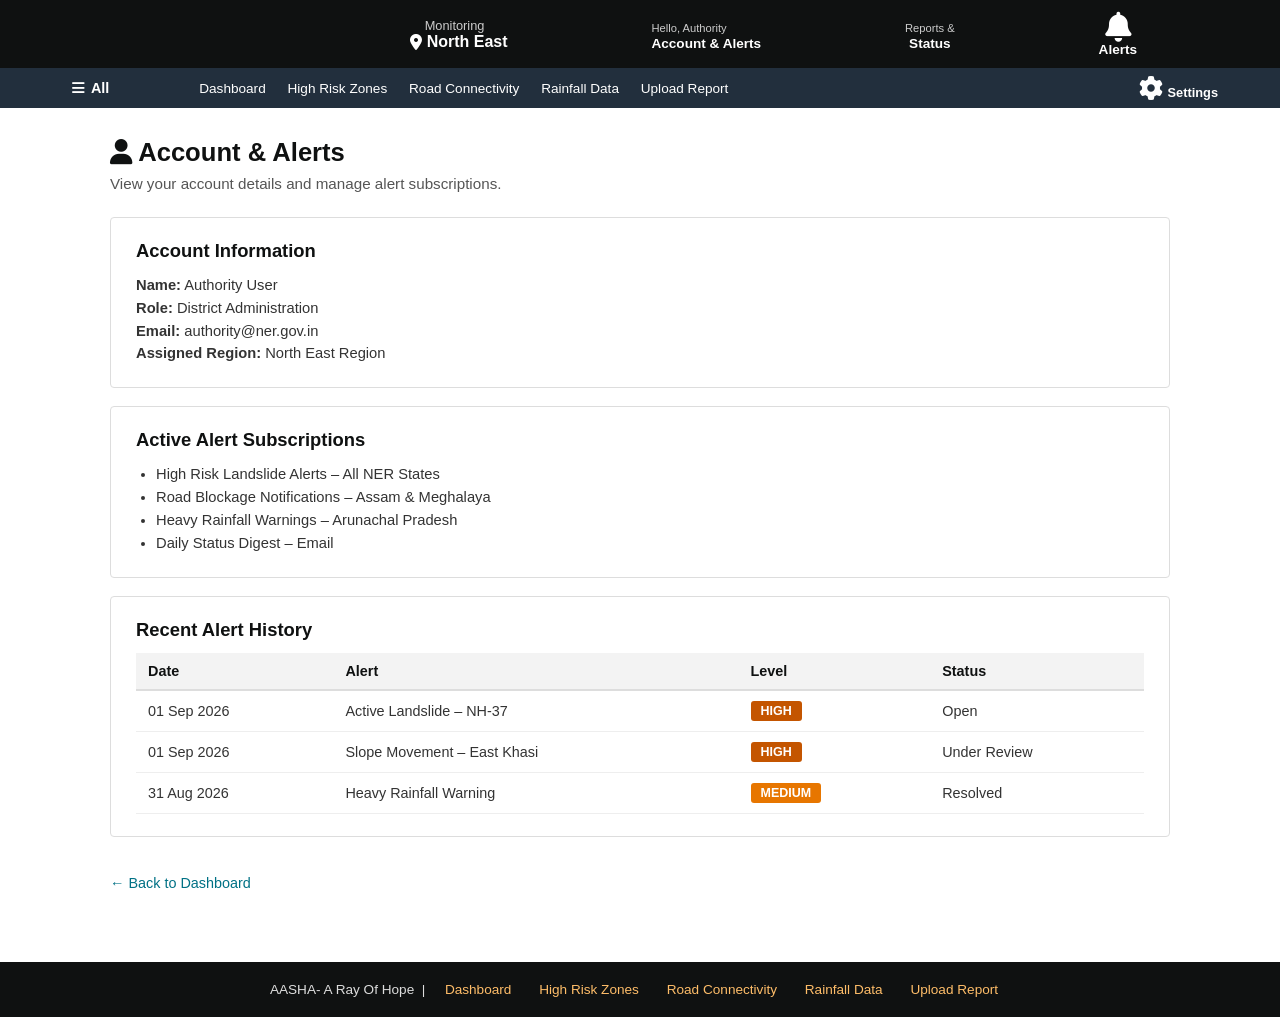
<file: AccountsAndAlerts.html>
<!DOCTYPE html>
<html lang="en">

<head>
    <meta charset="UTF-8">
    <meta name="viewport" content="width=device-width, initial-scale=1.0">
    <title>AASHA - A Ray Of Hope</title>
    <link rel="stylesheet" href="AASHA.css">
    <link rel="stylesheet" href="https://cdnjs.cloudflare.com/ajax/libs/font-awesome/6.5.1/css/all.min.css"
        crossorigin="anonymous" referrerpolicy="no-referrer" />
</head>

<body>
    <input type="checkbox" id="alert-toggle">
    <input type="checkbox" id="all-menu-toggle">
    <header>
        <div class="navbar">
            <div class="nav-logo border">
                <video class="logo-video" autoplay loop muted playsinline>
                    <source src="Logo.mp4" type="video/mp4">
                </video>
            </div>
            <div class="address border">
                <p class="first">Monitoring</p>
                <div class="add-icon">
                    <i class="fa-solid fa-location-dot"></i>
                    <p class="second"><b>North East</b></p>
                </div>
            </div>
            
            <a href="AccountsAndAlerts.html" class="sign-in border" style="text-decoration:none;color:white;">
                <p><span>Hello, Authority</span></p>
                <p class="opt">Account & Alerts</p>
            </a>
            <a href="ReportsAndStatus.html" class="return border" style="text-decoration:none;color:white;">
                <p><span>Reports &</span></p>
                <p class="opt">Status</p>
            </a>
            <label for="alert-toggle" class="cart border alert-label">
                <i class="fa-solid fa-bell"></i>
                <p>Alerts</p>
            </label>
        </div>
        <div class="panel">
            <label for="all-menu-toggle" class="panel-all border">
                <i class="fa-solid fa-bars"></i>
                All
            </label>
            <div class="panel-ops">
                <a href="index.html">Dashboard</a>
                <a href="HighRiskZones.html">High Risk Zones</a>
                <a href="RoadConnectivity.html">Road Connectivity</a>
                <a href="RainfallData.html">Rainfall Data</a>
                <a href="UploadReport.html">Upload Report</a>
            </div>
            <a href="Settings.html" class="other border" style="text-decoration:none;color:white;">
                <i class="fa-solid fa-gear"></i>
                <p>Settings</p>
            </a>
        </div>
    </header>
    
    <div class="all-menu-panel">
        <div class="all-menu-header">
            <span><i class="fa-solid fa-bars"></i> All Categories</span>
            <label for="all-menu-toggle"><i class="fa-solid fa-xmark"></i></label>
        </div>
    
        <div class="all-menu-links">
            <a href="index.html"><i class="fa-solid fa-gauge-high"></i> Dashboard</a>
            <a href="HighRiskZones.html"><i class="fa-solid fa-triangle-exclamation"></i> High Risk Zones</a>
            <a href="RoadConnectivity.html"><i class="fa-solid fa-road"></i> Road Connectivity</a>
            <a href="RainfallData.html"><i class="fa-solid fa-cloud-rain"></i> Rainfall Data</a>
            <a href="UploadReport.html"><i class="fa-solid fa-upload"></i> Upload Report</a>
    
            <div class="all-menu-divider"></div>
    
            <a href="AccountsAndAlerts.html"><i class="fa-solid fa-user"></i> Account & Alerts</a>
            <a href="ReportsAndStatus.html"><i class="fa-solid fa-file-lines"></i> Reports & Status</a>
            <a href="Settings.html"><i class="fa-solid fa-gear"></i> Settings</a>
        </div>
    </div>

    <div class="alert-panel">
        <div class="alert-panel-header">
            <span><i class="fa-solid fa-bell"></i> Recent Alerts</span>
            <label for="alert-toggle"><i class="fa-solid fa-xmark"></i></label>
        </div>
        <div class="alert-item">
            <div class="alert-title">Active Landslide – NH-37</div>
            <div class="alert-meta">Assam · 12 min ago</div>
            <span class="alert-level level-high">HIGH</span>
        </div>
        <div class="alert-item">
            <div class="alert-title">Slope Movement Detected</div>
            <div class="alert-meta">Meghalaya · 45 min ago</div>
            <span class="alert-level level-high">HIGH</span>
        </div>
    </div>

    <div class="page-wrapper">
        <h1><i class="fa-solid fa-user"></i> Account & Alerts</h1>
        <p class="subtitle">View your account details and manage alert subscriptions.</p>

        <div class="content-card">
            <h2>Account Information</h2>
            <p><strong>Name:</strong> Authority User</p>
            <p><strong>Role:</strong> District Administration</p>
            <p><strong>Email:</strong> authority@ner.gov.in</p>
            <p><strong>Assigned Region:</strong> North East Region</p>
        </div>

        <div class="content-card">
            <h2>Active Alert Subscriptions</h2>
            <ul>
                <li>High Risk Landslide Alerts – All NER States</li>
                <li>Road Blockage Notifications – Assam & Meghalaya</li>
                <li>Heavy Rainfall Warnings – Arunachal Pradesh</li>
                <li>Daily Status Digest – Email</li>
            </ul>
        </div>

        <div class="content-card">
            <h2>Recent Alert History</h2>
            <table class="data-table">
                <tr>
                    <th>Date</th>
                    <th>Alert</th>
                    <th>Level</th>
                    <th>Status</th>
                </tr>
                <tr>
                    <td>01 Sep 2026</td>
                    <td>Active Landslide – NH-37</td>
                    <td><span class="status-badge badge-red">HIGH</span></td>
                    <td>Open</td>
                </tr>
                <tr>
                    <td>01 Sep 2026</td>
                    <td>Slope Movement – East Khasi</td>
                    <td><span class="status-badge badge-red">HIGH</span></td>
                    <td>Under Review</td>
                </tr>
                <tr>
                    <td>31 Aug 2026</td>
                    <td>Heavy Rainfall Warning</td>
                    <td><span class="status-badge badge-orange">MEDIUM</span></td>
                    <td>Resolved</td>
                </tr>
            </table>
        </div>

        <a href="Dashboard.html" class="back-link">← Back to Dashboard</a>
    </div>

    <footer class="footer">
        <p>AASHA- A Ray Of Hope &nbsp;|&nbsp;
            <a href="index.html">Dashboard</a>
            <a href="HighRiskZones.html">High Risk Zones</a>
            <a href="RoadConnectivity.html">Road Connectivity</a>
            <a href="RainfallData.html">Rainfall Data</a>
            <a href="UploadReport.html">Upload Report</a>
        </p>
    </footer>
</body>

</html>
</file>
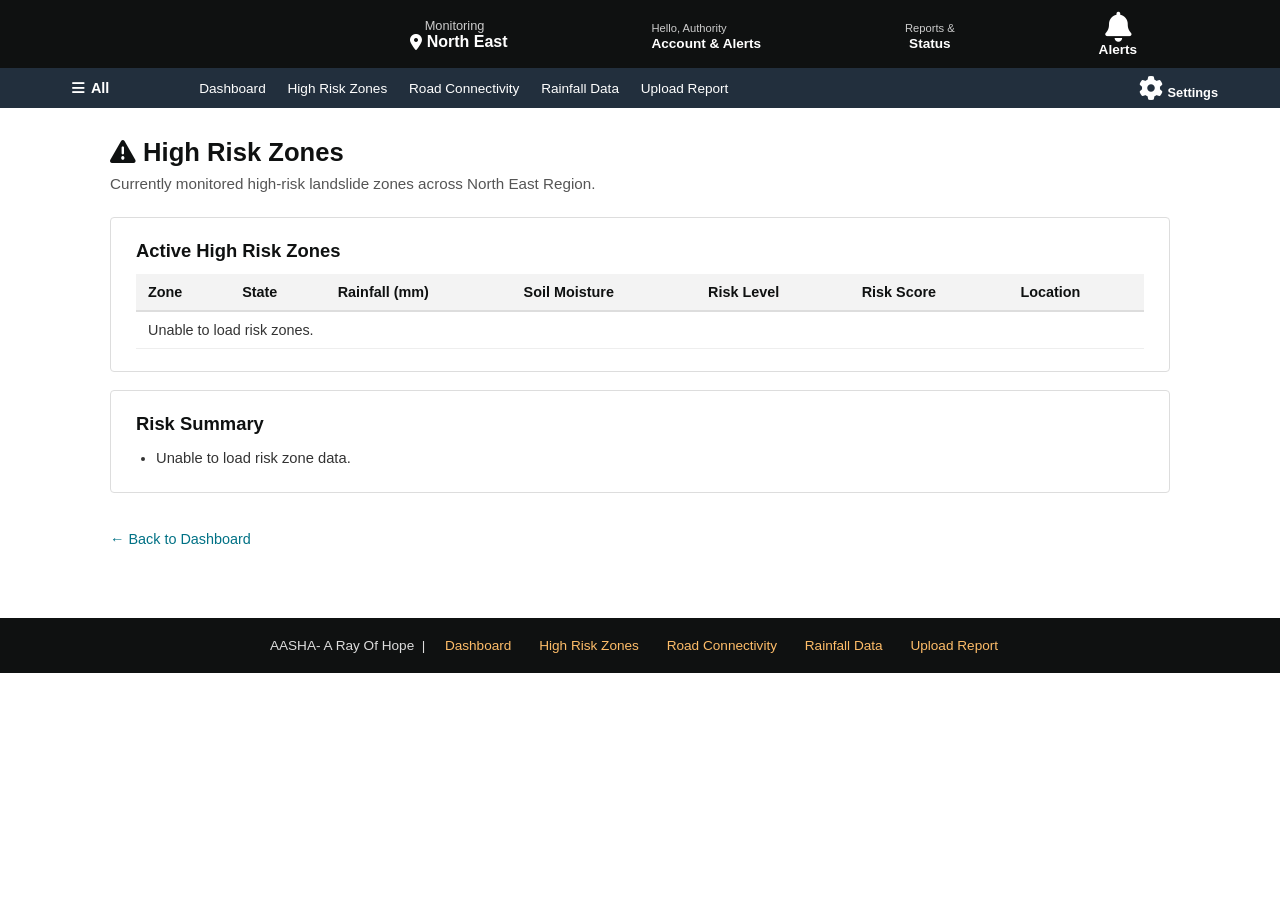
<file: HighRiskZones.html>
<!DOCTYPE html>
<html lang="en">

<head>
    <meta charset="UTF-8">
    <meta name="viewport" content="width=device-width, initial-scale=1.0">
    <title>High Risk Zones</title>
    <link rel="stylesheet" href="AASHA.css">
    <link rel="stylesheet" href="https://cdnjs.cloudflare.com/ajax/libs/font-awesome/6.5.1/css/all.min.css"
        crossorigin="anonymous" referrerpolicy="no-referrer" />
</head>

<body>
    <input type="checkbox" id="alert-toggle">
    <input type="checkbox" id="all-menu-toggle">
    <header>
        <div class="navbar">
            <div class="nav-logo border">
                <video class="logo-video" autoplay loop muted playsinline>
                    <source src="Logo.mp4" type="video/mp4">
                </video>
            </div>
            <div class="address border">
                <p class="first">Monitoring</p>
                <div class="add-icon">
                    <i class="fa-solid fa-location-dot"></i>
                    <p class="second"><b>North East</b></p>
                </div>
            </div>
           
            <a href="AccountsAndAlerts.html" class="sign-in border" style="text-decoration:none;color:white;">
                <p><span>Hello, Authority</span></p>
                <p class="opt">Account & Alerts</p>
            </a>
            <a href="ReportsAndStatus.html" class="return border" style="text-decoration:none;color:white;">
                <p><span>Reports &</span></p>
                <p class="opt">Status</p>
            </a>
            <label for="alert-toggle" class="cart border alert-label">
                <i class="fa-solid fa-bell"></i>
                <p>Alerts</p>
            </label>
        </div>
        <div class="panel">
            <label for="all-menu-toggle" class="panel-all border">
                <i class="fa-solid fa-bars"></i>
                All
            </label>
            <div class="panel-ops">
                <a href="index.html">Dashboard</a>
                <a href="HighRiskZones.html">High Risk Zones</a>
                <a href="RoadConnectivity.html">Road Connectivity</a>
                <a href="RainfallData.html">Rainfall Data</a>
                <a href="UploadReport.html">Upload Report</a>
            </div>
            <a href="Settings.html" class="other border" style="text-decoration:none;color:white;">
                <i class="fa-solid fa-gear"></i>
                <p>Settings</p>
            </a>
        </div>
    </header>

    <div class="all-menu-panel">
        <div class="all-menu-header">
            <span><i class="fa-solid fa-bars"></i> All Categories</span>
            <label for="all-menu-toggle"><i class="fa-solid fa-xmark"></i></label>
        </div>
    
        <div class="all-menu-links">
            <a href="index.html"><i class="fa-solid fa-gauge-high"></i> Dashboard</a>
            <a href="HighRiskZones.html"><i class="fa-solid fa-triangle-exclamation"></i> High Risk Zones</a>
            <a href="RoadConnectivity.html"><i class="fa-solid fa-road"></i> Road Connectivity</a>
            <a href="RainfallData.html"><i class="fa-solid fa-cloud-rain"></i> Rainfall Data</a>
            <a href="UploadReport.html"><i class="fa-solid fa-upload"></i> Upload Report</a>
    
            <div class="all-menu-divider"></div>
    
            <a href="AccountsAndAlerts.html"><i class="fa-solid fa-user"></i> Account & Alerts</a>
            <a href="ReportsAndStatus.html"><i class="fa-solid fa-file-lines"></i> Reports & Status</a>
            <a href="Settings.html"><i class="fa-solid fa-gear"></i> Settings</a>
        </div>
    </div>

    <div class="alert-panel">
        <div class="alert-panel-header">
            <span><i class="fa-solid fa-bell"></i> Recent Alerts</span>
            <label for="alert-toggle"><i class="fa-solid fa-xmark"></i></label>
        </div>
        <div class="alert-item">
            <div class="alert-title">Active Landslide – NH-37</div>
            <div class="alert-meta">Assam · 12 min ago</div>
            <span class="alert-level level-high">HIGH</span>
        </div>
    </div>

    <div class="page-wrapper">
        <h1><i class="fa-solid fa-triangle-exclamation"></i> High Risk Zones</h1>
        <p class="subtitle">Currently monitored high-risk landslide zones across North East Region.</p>

        <div class="content-card">
            <h2>Active High Risk Zones</h2>
            <table class="data-table">
        <thead>
            <tr>
                <th>Zone</th>
                <th>State</th>
                <th>Rainfall (mm)</th>
                <th>Soil Moisture</th>
                <th>Risk Level</th>
                <th>Risk Score</th>
                <th>Location</th>
            </tr>
        </thead>

        <tbody id="riskZonesTable">
            <tr>
                <td colspan="7">Loading risk zones...</td>
            </tr>
        </tbody>
    </table>
        </div>

        <div class="content-card">
            <h2>Risk Summary</h2>

            <ul id="riskSummary">
                <li>Loading risk summary...</li>
            </ul>
        </div>

        <a href="index.html" class="back-link">← Back to Dashboard</a>
    </div>

    <footer class="footer">
        <p>AASHA- A Ray Of Hope &nbsp;|&nbsp;
            <a href="index.html">Dashboard</a>
            <a href="HighRiskZones.html">High Risk Zones</a>
            <a href="RoadConnectivity.html">Road Connectivity</a>
            <a href="RainfallData.html">Rainfall Data</a>
            <a href="UploadReport.html">Upload Report</a>
        </p>
    </footer>

<script>

const API_BASE_URL = "https://aasha-backend-1.onrender.com";

async function loadRiskZones() {

    const table = document.getElementById("riskZonesTable");
    const summary = document.getElementById("riskSummary");

    try {

        const response = await fetch(
            `${API_BASE_URL}/high-risk-zones`
        );

        if (!response.ok) {
            throw new Error("High risk zones API failed");
        }

        const data = await response.json();

        table.innerHTML = "";

        let highCount = 0;
        let moderateCount = 0;
        let lowCount = 0;

        data.zones.forEach(zone => {

            if (zone.risk_level === "High") {
                highCount++;
            }
            else if (zone.risk_level === "Moderate") {
                moderateCount++;
            }
            else if (zone.risk_level === "Low") {
                lowCount++;
            }

            let riskClass = "badge-green";

            if (zone.risk_level === "High") {
                riskClass = "badge-red";
            }
            else if (zone.risk_level === "Moderate") {
                riskClass = "badge-orange";
            }

            const row = document.createElement("tr");

            row.innerHTML = `
                <td>${zone.name}</td>
                <td>${zone.state}</td>
                <td>${zone.rainfall ?? "N/A"}</td>
                <td>${zone.soil_moisture ?? "N/A"}</td>

                <td>
                    <span class="status-badge ${riskClass}">
                        ${zone.risk_level.toUpperCase()}
                    </span>
                </td>

                <td>${zone.risk_score} / 100</td>

                <td>
                    ${zone.latitude.toFixed(4)},
                    ${zone.longitude.toFixed(4)}
                </td>
            `;

            table.appendChild(row);
        });


        summary.innerHTML = `
            <li><strong>${highCount}</strong> zones currently at HIGH risk</li>
            <li><strong>${moderateCount}</strong> zones currently at MODERATE risk</li>
            <li><strong>${lowCount}</strong> zones currently at LOW risk</li>
            <li>Continuous monitoring active for all ${data.total_zones} listed zones</li>
        `;

    }
    catch (error) {

        console.error("Risk zones error:", error);

        table.innerHTML = `
            <tr>
                <td colspan="7">
                    Unable to load risk zones.
                </td>
            </tr>
        `;

        summary.innerHTML = `
            <li>Unable to load risk zone data.</li>
        `;
    }
}

loadRiskZones();

</script>
</body>

</html>
</file>
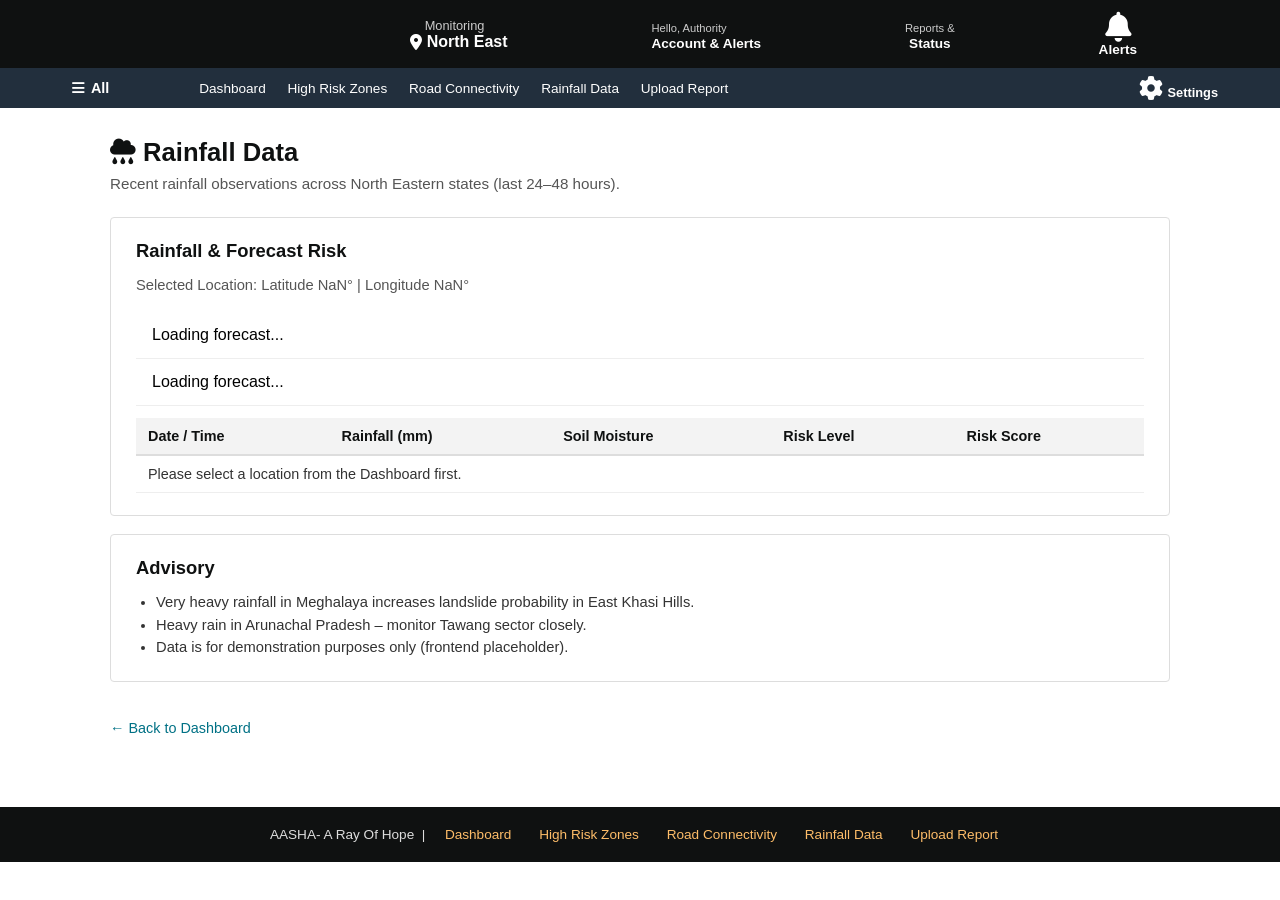
<file: RainfallData.html>
<!DOCTYPE html>
<html lang="en">

<head>
    <meta charset="UTF-8">
    <meta name="viewport" content="width=device-width, initial-scale=1.0">
    <title>Rainfall</title>
    <link rel="stylesheet" href="AASHA.css">
    <link rel="stylesheet" href="https://cdnjs.cloudflare.com/ajax/libs/font-awesome/6.5.1/css/all.min.css"
        crossorigin="anonymous" referrerpolicy="no-referrer" />
</head>

<body>
    <input type="checkbox" id="alert-toggle">
    <input type="checkbox" id="all-menu-toggle">
    <header>
        <div class="navbar">
            <div class="nav-logo border">
                <video class="logo-video" autoplay loop muted playsinline>
                    <source src="Logo.mp4" type="video/mp4">
                </video>
            </div>
            <div class="address border">
                <p class="first">Monitoring</p>
                <div class="add-icon">
                    <i class="fa-solid fa-location-dot"></i>
                    <p class="second"><b>North East</b></p>
                </div>
            </div>
            
            <a href="AccountsAndAlerts.html" class="sign-in border" style="text-decoration:none;color:white;">
                <p><span>Hello, Authority</span></p>
                <p class="opt">Account & Alerts</p>
            </a>
            <a href="ReportsAndStatus.html" class="return border" style="text-decoration:none;color:white;">
                <p><span>Reports &</span></p>
                <p class="opt">Status</p>
            </a>
            <label for="alert-toggle" class="cart border alert-label">
                <i class="fa-solid fa-bell"></i>
                <p>Alerts</p>
            </label>
        </div>
        <div class="panel">
            <label for="all-menu-toggle" class="panel-all border">
                <i class="fa-solid fa-bars"></i>
                All
            </label>
            <div class="panel-ops">
                <a href="index.html">Dashboard</a>
                <a href="HighRiskZones.html">High Risk Zones</a>
                <a href="RoadConnectivity.html">Road Connectivity</a>
                <a href="RainfallData.html">Rainfall Data</a>
                <a href="UploadReport.html">Upload Report</a>
            </div>
            <a href="Settings.html" class="other border" style="text-decoration:none;color:white;">
                <i class="fa-solid fa-gear"></i>
                <p>Settings</p>
            </a>
        </div>
    </header>

    <div class="all-menu-panel">
        <div class="all-menu-header">
            <span><i class="fa-solid fa-bars"></i> All Categories</span>
            <label for="all-menu-toggle"><i class="fa-solid fa-xmark"></i></label>
        </div>
    
        <div class="all-menu-links">
            <a href="index.html"><i class="fa-solid fa-gauge-high"></i> Dashboard</a>
            <a href="HighRiskZones.html"><i class="fa-solid fa-triangle-exclamation"></i> High Risk Zones</a>
            <a href="RoadConnectivity.html"><i class="fa-solid fa-road"></i> Road Connectivity</a>
            <a href="RainfallData.html"><i class="fa-solid fa-cloud-rain"></i> Rainfall Data</a>
            <a href="UploadReport.html"><i class="fa-solid fa-upload"></i> Upload Report</a>
    
            <div class="all-menu-divider"></div>
    
            <a href="AccountsAndAlerts.html"><i class="fa-solid fa-user"></i> Account & Alerts</a>
            <a href="ReportsAndStatus.html"><i class="fa-solid fa-file-lines"></i> Reports & Status</a>
            <a href="Settings.html"><i class="fa-solid fa-gear"></i> Settings</a>
        </div>
    </div>

    <div class="alert-panel">
        <div class="alert-panel-header">
            <span><i class="fa-solid fa-bell"></i> Recent Alerts</span>
            <label for="alert-toggle"><i class="fa-solid fa-xmark"></i></label>
        </div>
        <div class="alert-item">
            <div class="alert-title">Heavy Rainfall Warning</div>
            <div class="alert-meta">Arunachal Pradesh · 1 hr ago</div>
            <span class="alert-level level-medium">MEDIUM</span>
        </div>
    </div>

    <div class="page-wrapper">
        <h1><i class="fa-solid fa-cloud-rain"></i> Rainfall Data</h1>
        <p class="subtitle">Recent rainfall observations across North Eastern states (last 24–48 hours).</p>

    <div class="content-card">
    <h2>Rainfall & Forecast Risk</h2>

    

    <p id="forecastLocation" style="margin: 8px 0 15px; color: #555;">
        Selected Location: Loading...
    </p>

    <div id="forecastWarning" class="alert-item">
        Loading forecast...
    </div>

    <div id="forecastWarning" class="alert-item">
        Loading forecast...
    </div>

        <table class="data-table">
            <thead>
                <tr>
                    <th>Date / Time</th>
                    <th>Rainfall (mm)</th>
                    <th>Soil Moisture</th>
                    <th>Risk Level</th>
                    <th>Risk Score</th>
                </tr>
            </thead>

            <tbody id="forecastTable">
                <tr>
                    <td colspan="5">Loading forecast data...</td>
                </tr>
            </tbody>
        </table>
    </div>

        <div class="content-card">
            <h2>Advisory</h2>
            <ul>
                <li>Very heavy rainfall in Meghalaya increases landslide probability in East Khasi Hills.</li>
                <li>Heavy rain in Arunachal Pradesh – monitor Tawang sector closely.</li>
                <li>Data is for demonstration purposes only (frontend placeholder).</li>
            </ul>
        </div>

        <a href="index.html" class="back-link">← Back to Dashboard</a>
    </div>

    <footer class="footer">
        <p>AASHA- A Ray Of Hope &nbsp;|&nbsp;
            <a href="index.html">Dashboard</a>
            <a href="HighRiskZones.html">High Risk Zones</a>
            <a href="RoadConnectivity.html">Road Connectivity</a>
            <a href="RainfallData.html">Rainfall Data</a>
            <a href="UploadReport.html">Upload Report</a>
        </p>
    </footer>


<script>

const API_BASE_URL = "https://aasha-backend-1.onrender.com";

async function loadForecast() {

    const latitude = parseFloat(
        localStorage.getItem("selectedLatitude")
    );

    const longitude = parseFloat(
        localStorage.getItem("selectedLongitude")
    );

    console.log("Rainfall Data Location:");
    console.log("Latitude:", latitude);
    console.log("Longitude:", longitude);

    document.getElementById("forecastLocation").textContent =
        `Selected Location: Latitude ${latitude.toFixed(4)}° | Longitude ${longitude.toFixed(4)}°`;

    if (isNaN(latitude) || isNaN(longitude)) {
        document.getElementById("forecastTable").innerHTML =
            `<tr>
                <td colspan="5">
                    Please select a location from the Dashboard first.
                </td>
            </tr>`;

        return;     
    }

    try {

        const response = await fetch(
            `${API_BASE_URL}/rainfall/forecast-risk?latitude=${latitude}&longitude=${longitude}`
        );

        if (!response.ok) {
            throw new Error("Forecast API failed");
        }

        const data = await response.json();

        const forecastTable =
            document.getElementById("forecastTable");

        const warning =
            document.getElementById("forecastWarning");

        forecastTable.innerHTML = "";

        const times = data.forecast.time;
        const rainfall = data.forecast.rainfall;
        const soilMoisture = data.forecast.soil_moisture;
        const riskLevels = data.forecast.risk_level;
        const riskScores = data.forecast.risk_scores;

        const highestRisk = data.highest_risk;

        warning.innerHTML =
            `Highest forecast risk: <strong>${highestRisk.risk_level}</strong>
            (${highestRisk.risk_score}/100)
            — ${highestRisk.time}`;

        // Show every 6th hour to keep table readable
        for (let i = 0; i < times.length; i += 6) {

            let riskClass = "badge-green";

            if (riskLevels[i] === "High") {
                riskClass = "badge-red";
            }
            else if (riskLevels[i] === "Moderate") {
                riskClass = "badge-orange";
            }

            const row = document.createElement("tr");

            row.innerHTML = `
                <td>${times[i].replace("T", " ")}</td>
                <td>${rainfall[i] ?? 0}</td>
                <td>${soilMoisture[i] ?? 0}</td>
                <td>
                    <span class="status-badge ${riskClass}">
                        ${riskLevels[i]}
                    </span>
                </td>
                <td>${riskScores[i]} / 100</td>
            `;

            forecastTable.appendChild(row);
        }

    }
    catch (error) {

        console.error("Forecast error:", error);

        document.getElementById("forecastTable").innerHTML =
            `<tr>
                <td colspan="5">
                    Unable to load forecast data.
                </td>
            </tr>`;
    }
}

loadForecast();

</script>

</body>


</html>
</file>
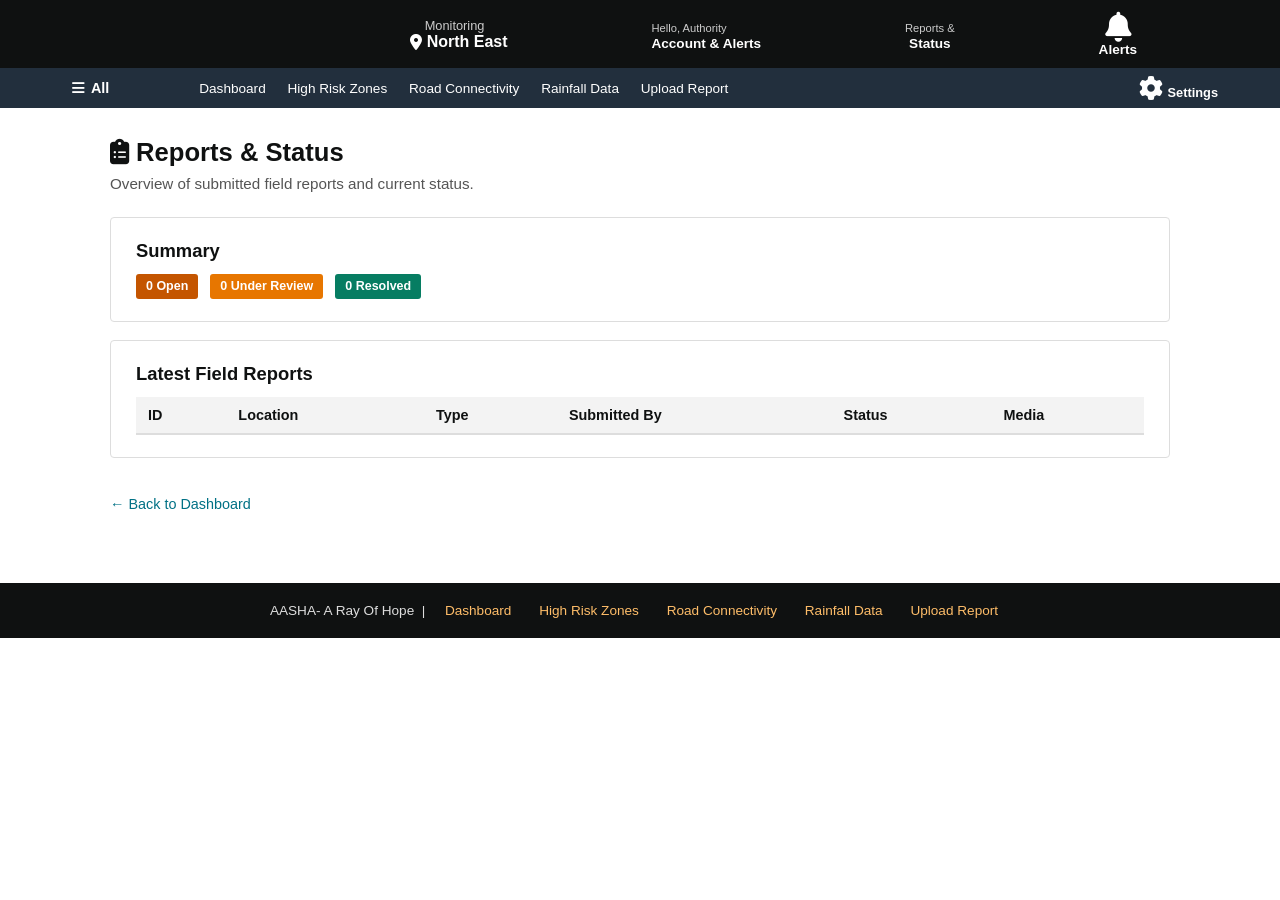
<file: ReportsAndStatus.html>
<!DOCTYPE html>
<html lang="en">

<head>
    <meta charset="UTF-8">
    <meta name="viewport" content="width=device-width, initial-scale=1.0">
    <title>Reports & Status</title>
    <link rel="stylesheet" href="AASHA.css">
    <link rel="stylesheet" href="https://cdnjs.cloudflare.com/ajax/libs/font-awesome/6.5.1/css/all.min.css"
        crossorigin="anonymous" referrerpolicy="no-referrer" />
</head>

<body>
    <input type="checkbox" id="alert-toggle">
    <input type="checkbox" id="all-menu-toggle">
    <header>
        <div class="navbar">
            <div class="nav-logo border">
                <video class="logo-video" autoplay loop muted playsinline>
                    <source src="Logo.mp4" type="video/mp4">
                </video>
            </div>
            <div class="address border">
                <p class="first">Monitoring</p>
                <div class="add-icon">
                    <i class="fa-solid fa-location-dot"></i>
                    <p class="second"><b>North East</b></p>
                </div>
            </div>
           
            <a href="AccountsAndAlerts.html" class="sign-in border" style="text-decoration:none;color:white;">
                <p><span>Hello, Authority</span></p>
                <p class="opt">Account & Alerts</p>
            </a>
            <a href="ReportsAndStatus.html" class="return border" style="text-decoration:none;color:white;">
                <p><span>Reports &</span></p>
                <p class="opt">Status</p>
            </a>
            <label for="alert-toggle" class="cart border alert-label">
                <i class="fa-solid fa-bell"></i>
                <p>Alerts</p>
            </label>
        </div>
        <div class="panel">
            <label for="all-menu-toggle" class="panel-all border">
                <i class="fa-solid fa-bars"></i>
                All
            </label>
            <div class="panel-ops">
                <a href="index.html">Dashboard</a>
                <a href="HighRiskZones.html">High Risk Zones</a>
                <a href="RoadConnectivity.html">Road Connectivity</a>
                <a href="RainfallData.html">Rainfall Data</a>
                <a href="UploadReport.html">Upload Report</a>
            </div>
            <a href="Settings.html" class="other border" style="text-decoration:none;color:white;">
                <i class="fa-solid fa-gear"></i>
                <p>Settings</p>
            </a>
        </div>
    </header>

    <div class="all-menu-panel">
        <div class="all-menu-header">
            <span><i class="fa-solid fa-bars"></i> All Categories</span>
            <label for="all-menu-toggle"><i class="fa-solid fa-xmark"></i></label>
        </div>
    
        <div class="all-menu-links">
            <a href="index.html"><i class="fa-solid fa-gauge-high"></i> Dashboard</a>
            <a href="HighRiskZones.html"><i class="fa-solid fa-triangle-exclamation"></i> High Risk Zones</a>
            <a href="RoadConnectivity.html"><i class="fa-solid fa-road"></i> Road Connectivity</a>
            <a href="RainfallData.html"><i class="fa-solid fa-cloud-rain"></i> Rainfall Data</a>
            <a href="UploadReport.html"><i class="fa-solid fa-upload"></i> Upload Report</a>
    
            <div class="all-menu-divider"></div>
    
            <a href="AccountsAndAlerts.html"><i class="fa-solid fa-user"></i> Account & Alerts</a>
            <a href="ReportsAndStatus.html"><i class="fa-solid fa-file-lines"></i> Reports & Status</a>
            <a href="Settings.html"><i class="fa-solid fa-gear"></i> Settings</a>
        </div>
    </div>

    <div class="alert-panel">

        <div class="alert-panel-header">

            <span><i class="fa-solid fa-bell"></i> Recent Alerts</span>
            <label for="alert-toggle"><i class="fa-solid fa-xmark"></i></label>
        </div>
        <div class="alert-item">
            <div class="alert-title">Active Landslide – NH-37</div>
            <div class="alert-meta">Assam · 12 min ago</div>
            <span class="alert-level level-high">HIGH</span>
        </div>
    </div>

    <div class="page-wrapper">
        <h1><i class="fa-solid fa-clipboard-list"></i> Reports & Status</h1>
        <p class="subtitle">Overview of submitted field reports and current status.</p>

       <div class="content-card">
    <h2>Summary</h2>
    <p>
        <span class="status-badge badge-red" id="open-count">
            0 Open
        </span>

        <span class="status-badge badge-orange" id="review-count">
            0 Under Review
        </span>

        <span class="status-badge badge-green" id="resolved-count">
            0 Resolved
        </span>
    </p>
</div>

        <div class="content-card">
            <h2>Latest Field Reports</h2>
            <table class="data-table">
                <tr>
                    <th>ID</th>
                    <th>Location</th>
                    <th>Type</th>
                    <th>Submitted By</th>
                    <th>Status</th>
                    <th>Media</th>

                </tr>
            <tbody id="reports-table-body">
            </tbody>
                  
                  
            </table>
        </div>

        <a href="index.html" class="back-link">← Back to Dashboard</a>
    </div>

    <footer class="footer">
        <p>AASHA- A Ray Of Hope &nbsp;|&nbsp;
            <a href="index.html">Dashboard</a>
            <a href="HighRiskZones.html">High Risk Zones</a>
            <a href="RoadConnectivity.html">Road Connectivity</a>
            <a href="RainfallData.html">Rainfall Data</a>
            <a href="UploadReport.html">Upload Report</a>
        </p>
    </footer>

<script>
    const API_BASE_URL = "https://aasha-backend-1.onrender.com";

    async function loadReports() {

        try {
            const response = await fetch(
                `${API_BASE_URL}/incident-reports`
            );

            const reports = await response.json();

            if (!response.ok) {
                throw new Error("Failed to load reports");
            }

            // -------------------------
            // SUMMARY
            // -------------------------

            let openCount = 0;
            let reviewCount = 0;
            let resolvedCount = 0;

            reports.forEach(report => {

                if (report.status === "Open") {
                    openCount++;
                }

                else if (report.status === "Under Review") {
                    reviewCount++;
                }

                else if (report.status === "Resolved") {
                    resolvedCount++;
                }

            });

            document.getElementById("open-count").textContent =
                `${openCount} Open`;

            document.getElementById("review-count").textContent =
                `${reviewCount} Under Review`;

            document.getElementById("resolved-count").textContent =
                `${resolvedCount} Resolved`;


            // -------------------------
            // REPORT TABLE
            // -------------------------

            const tableBody =
                document.getElementById("reports-table-body");

            tableBody.innerHTML = "";

            reports.forEach(report => {

            const row = document.createElement("tr");

            row.innerHTML = `
                <td>#R-${report.report_id}</td>

                <td>
                ${report.location}, ${report.state}
                </td>

            <td>
                ${report.problem_type}
            </td>

            <td>
                ${report.name}
            </td>

            <td>
                <select
                    class="status-select"
                    data-report-id="${report.report_id}"
                    onchange="updateReportStatus(this)"
                >
                    <option value="Open"
                        ${report.status === "Open" ? "selected" : ""}>
                        Open
                    </option>

                    <option value="Under Review"
                        ${report.status === "Under Review" ? "selected" : ""}>
                        Under Review
                    </option>

                    <option value="Resolved"
                        ${report.status === "Resolved" ? "selected" : ""}>
                        Resolved
                    </option>
                </select>
            </td>
            <td>

                ${

                report.photo
                ? `<button onclick="viewMedia('${report.photo}')">View Media</button>`
                : "No Media"
                }
            </td>
            `;

        tableBody.appendChild(row);

        });

        }

        catch (error) {

            console.error(
                "Error loading reports:",
                error
            );

        }
    }

    

    async function updateReportStatus(selectElement) {

    const reportId = selectElement.dataset.reportId;
    const newStatus = selectElement.value;

    try {

        const response = await fetch(
            `${API_BASE_URL}/incident-reports/${reportId}/status?status=${encodeURIComponent(newStatus)}`,
            {
                method: "PUT"
            }
        );

        const result = await response.json();

        if (!response.ok || result.error) {
            throw new Error(
                result.error || "Failed to update status"
            );
        }

        alert(
            `Report #R-${reportId} status updated to ${result.status}`
        );

        // Refresh table and summary
        loadReports();

    } catch (error) {

        console.error("Status update error:", error);

        alert("Unable to update report status.");

    }
}
function viewMedia(photoData) {
    try {
        const files = JSON.parse(photoData);

        if (!files || files.length === 0) {
            alert("No media available.");
            return;
        }

        files.forEach(filePath => {
            const fileUrl = `${API_BASE_URL}${filePath}`;

            window.open(fileUrl, "_blank");
        });

    } catch (error) {
        console.error("Media error:", error);
        alert("Unable to open media.");
    }
}

loadReports();
</script>
</body>

</html>
</file>
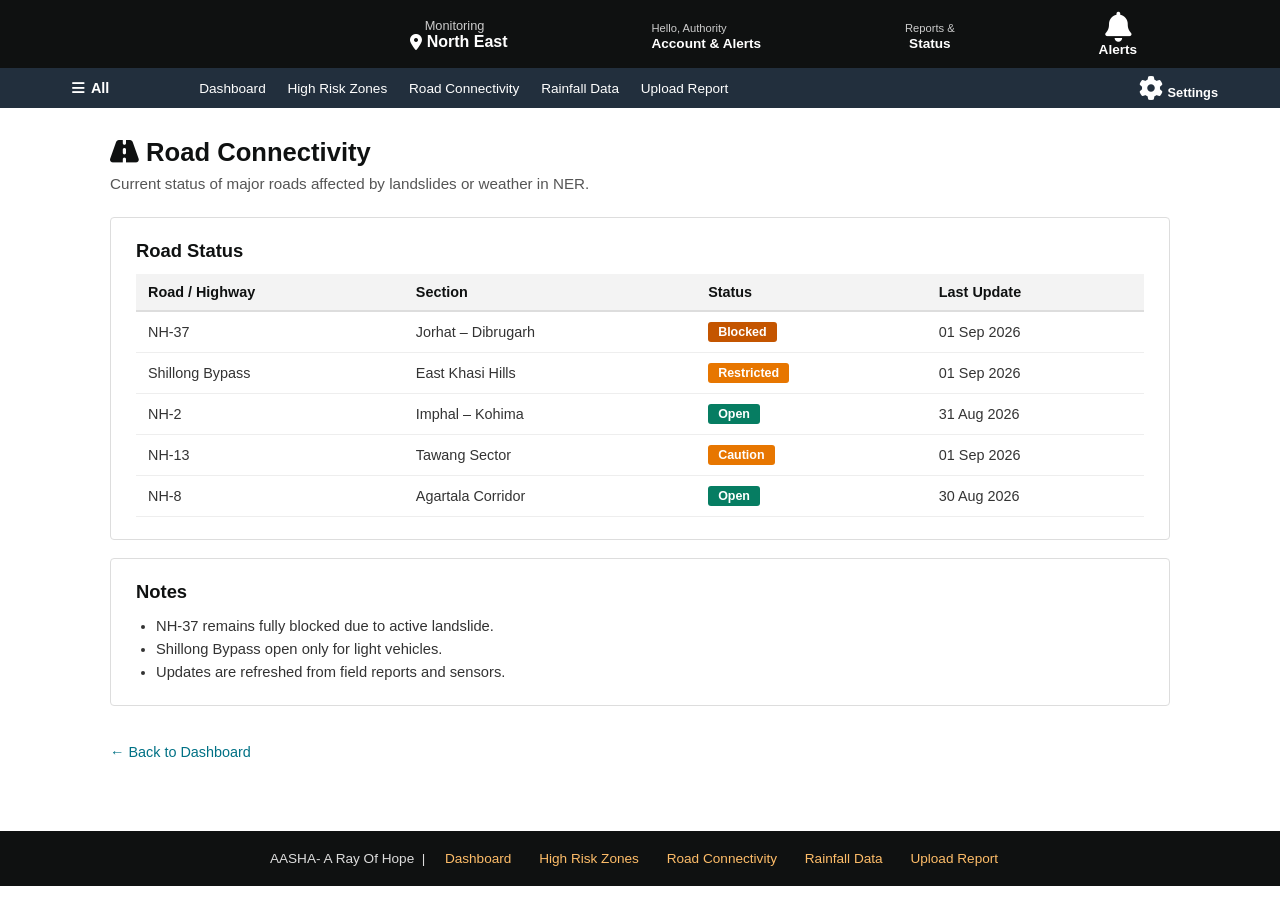
<file: RoadConnectivity.html>
<!DOCTYPE html>
<html lang="en">

<head>
    <meta charset="UTF-8">
    <meta name="viewport" content="width=device-width, initial-scale=1.0">
    <title>Roads</title>
    <link rel="stylesheet" href="AASHA.css">
    <link rel="stylesheet" href="https://cdnjs.cloudflare.com/ajax/libs/font-awesome/6.5.1/css/all.min.css"
        crossorigin="anonymous" referrerpolicy="no-referrer" />
</head>

<body>
    <input type="checkbox" id="alert-toggle">
    <input type="checkbox" id="all-menu-toggle">
    <header>
        <div class="navbar">
            <div class="nav-logo border">
                <video class="logo-video" autoplay loop muted playsinline>
                    <source src="Logo.mp4" type="video/mp4">
                </video>
            </div>
            <div class="address border">
                <p class="first">Monitoring</p>
                <div class="add-icon">
                    <i class="fa-solid fa-location-dot"></i>
                    <p class="second"><b>North East</b></p>
                </div>
            </div>
           
            <a href="AccountsAndAlerts.html" class="sign-in border" style="text-decoration:none;color:white;">
                <p><span>Hello, Authority</span></p>
                <p class="opt">Account & Alerts</p>
            </a>
            <a href="ReportsAndStatus.html" class="return border" style="text-decoration:none;color:white;">
                <p><span>Reports &</span></p>
                <p class="opt">Status</p>
            </a>
            <label for="alert-toggle" class="cart border alert-label">
                <i class="fa-solid fa-bell"></i>
                <p>Alerts</p>
            </label>
        </div>
        <div class="panel">
            <label for="all-menu-toggle" class="panel-all border">
                <i class="fa-solid fa-bars"></i>
                All
            </label>
            <div class="panel-ops">
                <a href="index.html">Dashboard</a>
                <a href="HighRiskZones.html">High Risk Zones</a>
                <a href="RoadConnectivity.html">Road Connectivity</a>
                <a href="RainfallData.html">Rainfall Data</a>
                <a href="UploadReport.html">Upload Report</a>
            </div>
            <a href="Settings.html" class="other border" style="text-decoration:none;color:white;">
                <i class="fa-solid fa-gear"></i>
                <p>Settings</p>
            </a>
        </div>
    </header>

    <div class="all-menu-panel">
        <div class="all-menu-header">
            <span><i class="fa-solid fa-bars"></i> All Categories</span>
            <label for="all-menu-toggle"><i class="fa-solid fa-xmark"></i></label>
        </div>
    
        <div class="all-menu-links">
            <a href="index.html"><i class="fa-solid fa-gauge-high"></i> Dashboard</a>
            <a href="HighRiskZones.html"><i class="fa-solid fa-triangle-exclamation"></i> High Risk Zones</a>
            <a href="RoadConnectivity.html"><i class="fa-solid fa-road"></i> Road Connectivity</a>
            <a href="RainfallData.html"><i class="fa-solid fa-cloud-rain"></i> Rainfall Data</a>
            <a href="UploadReport.html"><i class="fa-solid fa-upload"></i> Upload Report</a>
    
            <div class="all-menu-divider"></div>
    
            <a href="AccountsAndAlerts.html"><i class="fa-solid fa-user"></i> Account & Alerts</a>
            <a href="ReportsAndStatus.html"><i class="fa-solid fa-file-lines"></i> Reports & Status</a>
            <a href="Settings.html"><i class="fa-solid fa-gear"></i> Settings</a>
        </div>
    </div>

    <div class="alert-panel">
        <div class="alert-panel-header">
            <span><i class="fa-solid fa-bell"></i> Recent Alerts</span>
            <label for="alert-toggle"><i class="fa-solid fa-xmark"></i></label>
        </div>
        <div class="alert-item">
            <div class="alert-title">Road Blocked – Shillong Bypass</div>
            <div class="alert-meta">Meghalaya · 2 hrs ago</div>
            <span class="alert-level level-medium">MEDIUM</span>
        </div>
    </div>

    <div class="page-wrapper">
        <h1><i class="fa-solid fa-road"></i> Road Connectivity</h1>
        <p class="subtitle">Current status of major roads affected by landslides or weather in NER.</p>

        <div class="content-card">
            <h2>Road Status</h2>
            <table class="data-table">
                <tr>
                    <th>Road / Highway</th>
                    <th>Section</th>
                    <th>Status</th>
                    <th>Last Update</th>
                </tr>
                <tr>
                    <td>NH-37</td>
                    <td>Jorhat – Dibrugarh</td>
                    <td><span class="status-badge badge-red">Blocked</span></td>
                    <td>01 Sep 2026</td>
                </tr>
                <tr>
                    <td>Shillong Bypass</td>
                    <td>East Khasi Hills</td>
                    <td><span class="status-badge badge-orange">Restricted</span></td>
                    <td>01 Sep 2026</td>
                </tr>
                <tr>
                    <td>NH-2</td>
                    <td>Imphal – Kohima</td>
                    <td><span class="status-badge badge-green">Open</span></td>
                    <td>31 Aug 2026</td>
                </tr>
                <tr>
                    <td>NH-13</td>
                    <td>Tawang Sector</td>
                    <td><span class="status-badge badge-orange">Caution</span></td>
                    <td>01 Sep 2026</td>
                </tr>
                <tr>
                    <td>NH-8</td>
                    <td>Agartala Corridor</td>
                    <td><span class="status-badge badge-green">Open</span></td>
                    <td>30 Aug 2026</td>
                </tr>
            </table>
        </div>

        <div class="content-card">
            <h2>Notes</h2>
            <ul>
                <li>NH-37 remains fully blocked due to active landslide.</li>
                <li>Shillong Bypass open only for light vehicles.</li>
                <li>Updates are refreshed from field reports and sensors.</li>
            </ul>
        </div>

        <a href="index.html" class="back-link">← Back to Dashboard</a>
    </div>

    <footer class="footer">
        <p>AASHA- A Ray Of Hope &nbsp;|&nbsp;
            <a href="index.html">Dashboard</a>
            <a href="HighRiskZones.html">High Risk Zones</a>
            <a href="RoadConnectivity.html">Road Connectivity</a>
            <a href="RainfallData.html">Rainfall Data</a>
            <a href="UploadReport.html">Upload Report</a>
        </p>
    </footer>
</body>

</html>
</file>
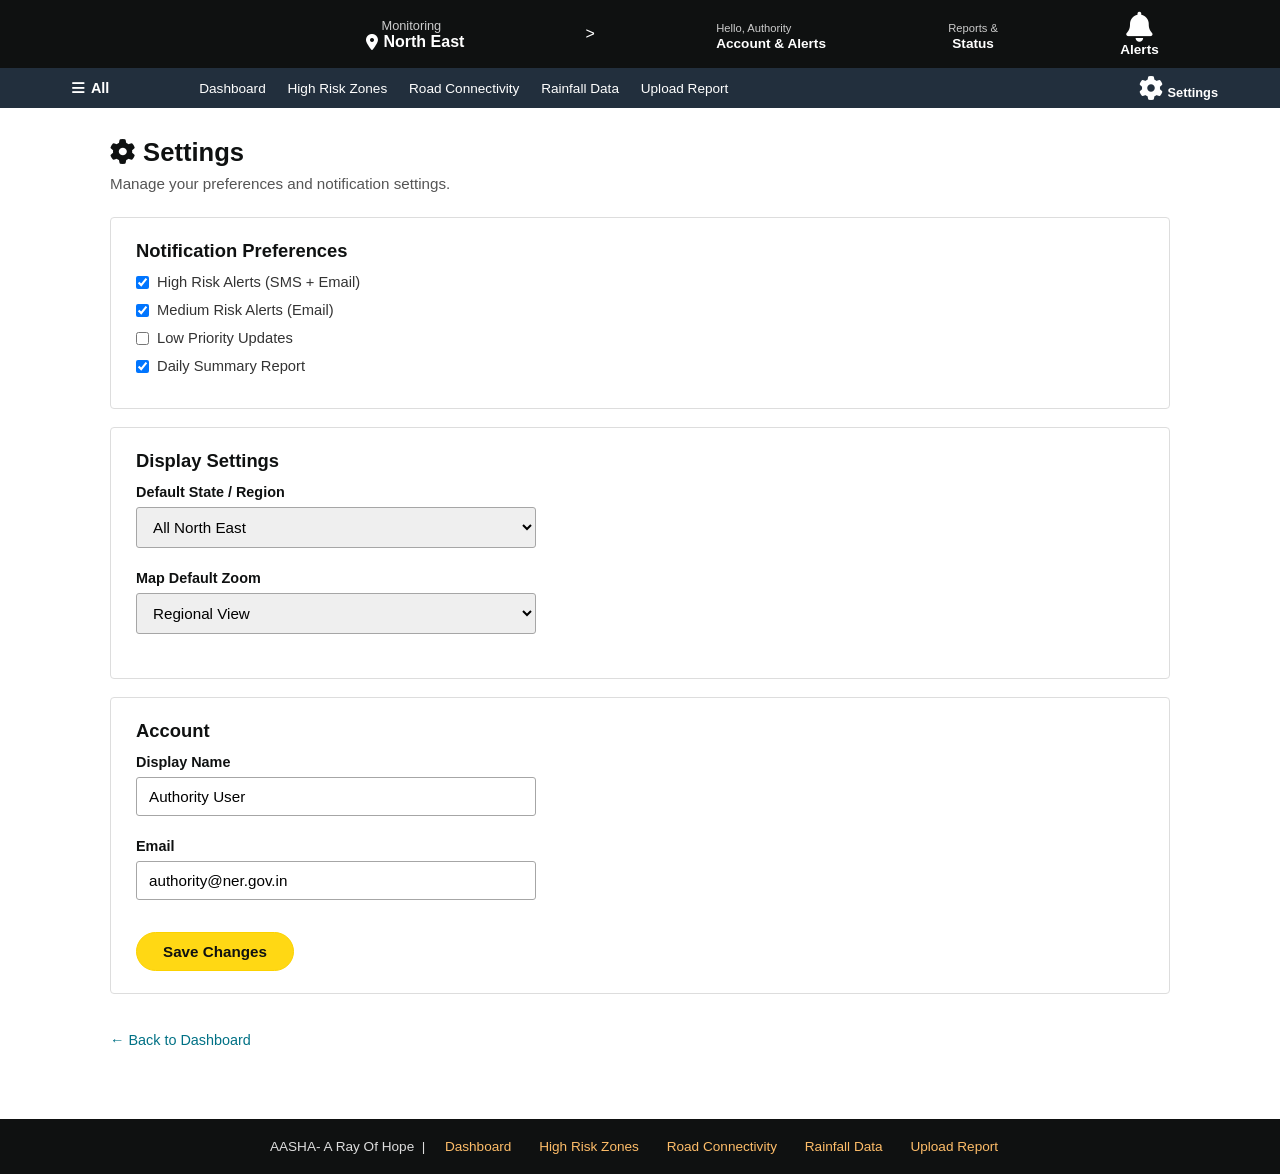
<file: Settings.html>
<!DOCTYPE html>
<html lang="en">

<head>
    <meta charset="UTF-8">
    <meta name="viewport" content="width=device-width, initial-scale=1.0">
    <title>Settings</title>
    <link rel="stylesheet" href="AASHA.css">
    <link rel="stylesheet" href="https://cdnjs.cloudflare.com/ajax/libs/font-awesome/6.5.1/css/all.min.css"
        crossorigin="anonymous" referrerpolicy="no-referrer" />
</head>

<body>
    <input type="checkbox" id="alert-toggle">
    <input type="checkbox" id="all-menu-toggle">
    <header>
        <div class="navbar">
            <div class="nav-logo border">
                <video class="logo-video" autoplay loop muted playsinline>
                    <source src="Logo.mp4" type="video/mp4">
                </video>
            </div>
            <div class="address border">
                <p class="first">Monitoring</p>
                <div class="add-icon">
                    <i class="fa-solid fa-location-dot"></i>
                    <p class="second"><b>North East</b></p>
                </div>
            </div>
            >
            <a href="AccountsAndAlerts.html" class="sign-in border" style="text-decoration:none;color:white;">
                <p><span>Hello, Authority</span></p>
                <p class="opt">Account & Alerts</p>
            </a>
            <a href="ReportsAndStatus.html" class="return border" style="text-decoration:none;color:white;">
                <p><span>Reports &</span></p>
                <p class="opt">Status</p>
            </a>
            <label for="alert-toggle" class="cart border alert-label">
                <i class="fa-solid fa-bell"></i>
                <p>Alerts</p>
            </label>
        </div>
        <div class="panel">
            <label for="all-menu-toggle" class="panel-all border">
                <i class="fa-solid fa-bars"></i>
                All
            </label>
            <div class="panel-ops">
                <a href="index.html">Dashboard</a>
                <a href="HighRiskZones.html">High Risk Zones</a>
                <a href="RoadConnectivity.html">Road Connectivity</a>
                <a href="RainfallData.html">Rainfall Data</a>
                <a href="UploadReport.html">Upload Report</a>
            </div>
            <a href="Settings.html" class="other border" style="text-decoration:none;color:white;">
                <i class="fa-solid fa-gear"></i>
                <p>Settings</p>
            </a>
        </div>
    </header>

    <div class="all-menu-panel">
        <div class="all-menu-header">
            <span><i class="fa-solid fa-bars"></i> All Categories</span>
            <label for="all-menu-toggle"><i class="fa-solid fa-xmark"></i></label>
        </div>
    
        <div class="all-menu-links">
            <a href="index.html"><i class="fa-solid fa-gauge-high"></i> Dashboard</a>
            <a href="HighRiskZones.html"><i class="fa-solid fa-triangle-exclamation"></i> High Risk Zones</a>
            <a href="RoadConnectivity.html"><i class="fa-solid fa-road"></i> Road Connectivity</a>
            <a href="RainfallData.html"><i class="fa-solid fa-cloud-rain"></i> Rainfall Data</a>
            <a href="UploadReport.html"><i class="fa-solid fa-upload"></i> Upload Report</a>
    
            <div class="all-menu-divider"></div>
    
            <a href="AccountsAndAlerts.html"><i class="fa-solid fa-user"></i> Account & Alerts</a>
            <a href="ReportsAndStatus.html"><i class="fa-solid fa-file-lines"></i> Reports & Status</a>
            <a href="Settings.html"><i class="fa-solid fa-gear"></i> Settings</a>
        </div>
    </div>

    <div class="alert-panel">
        <div class="alert-panel-header">
            <span><i class="fa-solid fa-bell"></i> Recent Alerts</span>
            <label for="alert-toggle"><i class="fa-solid fa-xmark"></i></label>
        </div>
        <div class="alert-item">
            <div class="alert-title">Active Landslide – NH-37</div>
            <div class="alert-meta">Assam · 12 min ago</div>
            <span class="alert-level level-high">HIGH</span>
        </div>
        <div class="alert-item">
            <div class="alert-title">Slope Movement Detected</div>
            <div class="alert-meta">Meghalaya · 45 min ago</div>
            <span class="alert-level level-high">HIGH</span>
        </div>
        <div class="alert-item">
            <div class="alert-title">Heavy Rainfall Warning</div>
            <div class="alert-meta">Arunachal Pradesh · 1 hr ago</div>
            <span class="alert-level level-medium">MEDIUM</span>
        </div>
    </div>

    <div class="page-wrapper">
        <h1><i class="fa-solid fa-gear"></i> Settings</h1>
        <p class="subtitle">Manage your preferences and notification settings.</p>

        <div class="content-card">
            <h2>Notification Preferences</h2>
            <div class="toggle-row"><input type="checkbox" checked> High Risk Alerts (SMS + Email)</div>
            <div class="toggle-row"><input type="checkbox" checked> Medium Risk Alerts (Email)</div>
            <div class="toggle-row"><input type="checkbox"> Low Priority Updates</div>
            <div class="toggle-row"><input type="checkbox" checked> Daily Summary Report</div>
        </div>

        <div class="content-card">
            <h2>Display Settings</h2>
            <div class="settings-group">
                <label>Default State / Region</label>
                <select>
                    <option>All North East</option>
                    <option>Assam</option>
                    <option>Meghalaya</option>
                    <option>Manipur</option>
                    <option>Nagaland</option>
                    <option>Arunachal Pradesh</option>
                    <option>Mizoram</option>
                    <option>Tripura</option>
                    <option>Sikkim</option>
                </select>
            </div>
            <div class="settings-group">
                <label>Map Default Zoom</label>
                <select>
                    <option>Regional View</option>
                    <option>State View</option>
                    <option>District View</option>
                </select>
            </div>
        </div>

        <div class="content-card">
            <h2>Account</h2>
            <div class="settings-group">
                <label>Display Name</label>
                <input type="text" value="Authority User">
            </div>
            <div class="settings-group">
                <label>Email</label>
                <input type="text" value="authority@ner.gov.in">
            </div>
            <button class="submit-btn" style="margin-top:10px;">Save Changes</button>
        </div>

        <a href="index.html" class="back-link">← Back to Dashboard</a>
    </div>

    <footer class="footer">
        <p>AASHA- A Ray Of Hope &nbsp;|&nbsp;
            <a href="index.html">Dashboard</a>
            <a href="HighRiskZones.html">High Risk Zones</a>
            <a href="RoadConnectivity.html">Road Connectivity</a>
            <a href="RainfallData.html">Rainfall Data</a>
            <a href="UploadReport.html">Upload Report</a>
        </p>
    </footer>
</body>

</html>
</file>
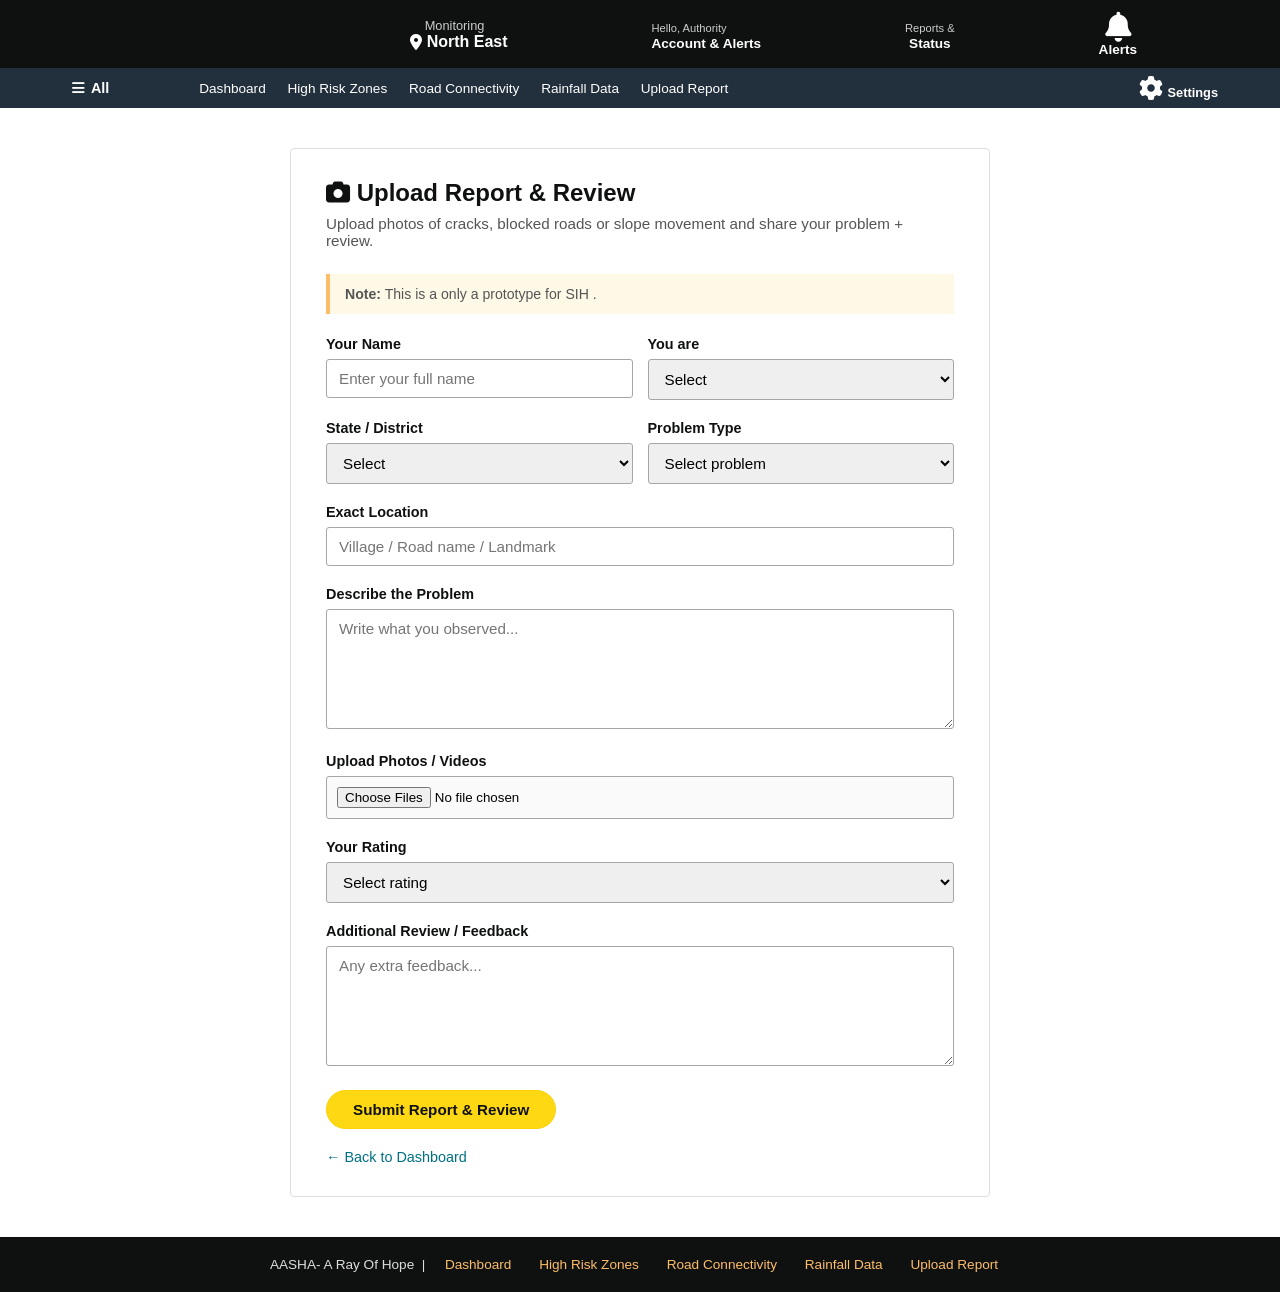
<file: UploadReport.html>
<!DOCTYPE html>
<html lang="en">

<head>
    <meta charset="UTF-8">
    <meta name="viewport" content="width=device-width, initial-scale=1.0">
    <title>Upload Report</title>
    <link rel="stylesheet" href="AASHA.css">
    <link rel="stylesheet" href="https://cdnjs.cloudflare.com/ajax/libs/font-awesome/6.5.1/css/all.min.css"
        integrity="sha512-DTOQO9RWCH3ppGqcWaEA1BIZOC6xxalwEsw9c2QQeAIftl+Vegovlnee1c9QX4TctnWMn13TZye+giMm8e2LwA=="
        crossorigin="anonymous" referrerpolicy="no-referrer" />
</head>

<body>
    <input type="checkbox" id="alert-toggle">
    <input type="checkbox" id="all-menu-toggle">
    <header>
        <div class="navbar">
            <div class="nav-logo border">
                <video class="logo-video" autoplay loop muted playsinline>
                    <source src="Logo.mp4" type="video/mp4">
                </video>
            </div>

            <div class="address border">
                <p class="first">Monitoring</p>
                <div class="add-icon">
                    <i class="fa-solid fa-location-dot"></i>
                    <p class="second"><b>North East</b></p>
                </div>
            </div>

            

            <a href="AccountsAndAlerts.html" class="sign-in border" style="text-decoration:none;color:white;">
                <p><span>Hello, Authority</span></p>
                <p class="opt">Account & Alerts</p>
            </a>

            <a href="ReportsAndStatus.html" class="return border" style="text-decoration:none;color:white;">
                <p><span>Reports &</span></p>
                <p class="opt">Status</p>
            </a>

            <label for="alert-toggle" class="cart border alert-label">
                <i class="fa-solid fa-bell"></i>
                <p>Alerts</p>
            </label>
        </div>

        <div class="panel">
            <label for="all-menu-toggle" class="panel-all border">
                <i class="fa-solid fa-bars"></i>
                All
            </label>
            <div class="panel-ops">
                <a href="index.html">Dashboard</a>
                <a href="HighRiskZones.html">High Risk Zones</a>
                <a href="RoadConnectivity.html">Road Connectivity</a>
                <a href="RainfallData.html">Rainfall Data</a>
                <a href="UploadReport.html">Upload Report</a>
            </div>
            <a href="Settings.html" class="other border" style="text-decoration:none;color:white;">
                <i class="fa-solid fa-gear"></i>
                <p>Settings</p>
            </a>
        </div>
    </header>

    <div class="all-menu-panel">
        <div class="all-menu-header">
            <span><i class="fa-solid fa-bars"></i> All Categories</span>
            <label for="all-menu-toggle"><i class="fa-solid fa-xmark"></i></label>
        </div>
    
        <div class="all-menu-links">
            <a href="index.html"><i class="fa-solid fa-gauge-high"></i> Dashboard</a>
            <a href="HighRiskZones.html"><i class="fa-solid fa-triangle-exclamation"></i> High Risk Zones</a>
            <a href="RoadConnectivity.html"><i class="fa-solid fa-road"></i> Road Connectivity</a>
            <a href="RainfallData.html"><i class="fa-solid fa-cloud-rain"></i> Rainfall Data</a>
            <a href="UploadReport.html"><i class="fa-solid fa-upload"></i> Upload Report</a>
    
            <div class="all-menu-divider"></div>
    
            <a href="AccountsAndAlerts.html"><i class="fa-solid fa-user"></i> Account & Alerts</a>
            <a href="ReportsAndStatus.html"><i class="fa-solid fa-file-lines"></i> Reports & Status</a>
            <a href="Settings.html"><i class="fa-solid fa-gear"></i> Settings</a>
        </div>
    </div>

    <div class="alert-panel">
        <div class="alert-panel-header">
            <span><i class="fa-solid fa-bell"></i> Recent Alerts</span>
            <label for="alert-toggle"><i class="fa-solid fa-xmark"></i></label>
        </div>

        <div class="alert-item">
            <div class="alert-title">Active Landslide – NH-37</div>
            <div class="alert-meta">Assam · 12 min ago</div>
            <span class="alert-level level-high">HIGH</span>
        </div>

        <div class="alert-item">
            <div class="alert-title">Slope Movement Detected</div>
            <div class="alert-meta">Meghalaya · 45 min ago</div>
            <span class="alert-level level-high">HIGH</span>
        </div>

        <div class="alert-item">
            <div class="alert-title">Heavy Rainfall Warning</div>
            <div class="alert-meta">Arunachal Pradesh · 1 hr ago</div>
            <span class="alert-level level-medium">MEDIUM</span>
        </div>

        <div class="alert-item">
            <div class="alert-title">Road Blocked – Shillong Bypass</div>
            <div class="alert-meta">Meghalaya · 2 hrs ago</div>
            <span class="alert-level level-medium">MEDIUM</span>
        </div>

        <div class="alert-item">
            <div class="alert-title">Ground Crack Reported</div>
            <div class="alert-meta">Manipur · 3 hrs ago</div>
            <span class="alert-level level-low">LOW</span>
        </div>

        <div class="alert-item">
            <div class="alert-title">Minor Debris Fall</div>
            <div class="alert-meta">Nagaland · 5 hrs ago</div>
            <span class="alert-level level-low">LOW</span>
        </div>
    </div>

    <div class="input-page-wrapper">
        <h1><i class="fa-solid fa-camera"></i> Upload Report & Review</h1>
        <p class="subtitle">Upload photos of cracks, blocked roads or slope movement and share your problem + review.
        </p>

        <div class="info-note">
            <strong>Note:</strong> This is a only a prototype for SIH .
        </div>

        <form>
            <div class="form-row">
                <div class="form-group">
                    <label for="reporter">Your Name</label>
                    <input type="text" id="reporter" placeholder="Enter your full name">
                </div>
                <div class="form-group">
                    <label for="role">You are</label>
                    <select id="role">
                        <option value="">Select</option>
                        <option>Citizen</option>
                        <option>Field Officer</option>
                        <option>District Administration</option>
                        <option>Disaster Management Team</option>
                    </select>
                </div>
            </div>

            <div class="form-row">
                <div class="form-group">
                    <label for="district">State / District</label>
                    <select id="district">
                        <option value="">Select</option>
                        <option>Assam</option>
                        <option>Meghalaya</option>
                        <option>Manipur</option>
                        <option>Nagaland</option>
                        <option>Tripura</option>
                        <option>Arunachal Pradesh</option>
                        <option>Mizoram</option>
                        <option>Sikkim</option>
                    </select>
                </div>
                <div class="form-group">
                    <label for="issue">Problem Type</label>
                    <select id="issue">
                        <option value="">Select problem</option>
                        <option>Ground Cracks / Fissures</option>
                        <option>Slope Movement</option>
                        <option>Blocked Road</option>
                        <option>Active Landslide</option>
                        <option>Flash Flood / Waterlogging</option>
                        <option>Damaged Infrastructure</option>
                        <option>Other</option>
                    </select>
                </div>
            </div>

            <div class="form-group">
                <label for="location">Exact Location</label>
                <input type="text" id="location" placeholder="Village / Road name / Landmark">
            </div>

            <div class="form-group">
                <label for="problem">Describe the Problem</label>
                <textarea id="problem" placeholder="Write what you observed..."></textarea>
            </div>

            <div class="form-group">
                <label for="media">Upload Photos / Videos</label>
                <input type="file" id="media" accept="image/*,video/*" multiple>
            </div>

            <div class="form-group">
                <label for="rating">Your Rating</label>
                <select id="rating">
                    <option value="">Select rating</option>
                    <option>★★★★★ Excellent response needed</option>
                    <option>★★★★☆ High priority</option>
                    <option>★★★☆☆ Moderate issue</option>
                    <option>★★☆☆☆ Low priority</option>
                    <option>★☆☆☆☆ Minor observation</option>
                </select>
            </div>

            <div class="form-group">
                <label for="review">Additional Review / Feedback</label>
                <textarea id="review" placeholder="Any extra feedback..."></textarea>
            </div>

            <button type="submit" class="submit-btn">Submit Report & Review</button>
        </form>

        <a href="index.html" class="back-link">← Back to Dashboard</a>
    </div>

    <footer class="footer">
        <p>
            AASHA- A Ray Of Hope &nbsp;|&nbsp;
            <a href="index.html">Dashboard</a>
            <a href="HighRiskZones.html">High Risk Zones</a>
            <a href="RoadConnectivity.html">Road Connectivity</a>
            <a href="RainfallData.html">Rainfall Data</a>
            <a href="UploadReport.html">Upload Report</a>
        </p>
    </footer>

<script>
    const API_BASE_URL = "https://aasha-backend-1.onrender.com";

    const reportForm = document.querySelector("form");

    reportForm.addEventListener("submit", async function (event) {
    event.preventDefault();

    const name = document.getElementById("reporter").value.trim();
    const role = document.getElementById("role").value;
    const state = document.getElementById("district").value;
    const problemType = document.getElementById("issue").value;
    const location = document.getElementById("location").value.trim();
    const description = document.getElementById("problem").value.trim();
    const rating = document.getElementById("rating").value;
    const feedback = document.getElementById("review").value.trim();

    if (!name || !role || !state || !problemType || !location || !description) {
        alert("Please fill all required fields.");
        return;
    }

    try {
        // Create FormData
        const formData = new FormData();

        formData.append("name", name);
        formData.append("role", role);
        formData.append("state", state);
        formData.append("problem_type", problemType);
        formData.append("location", location);
        formData.append("description", description);

        if (rating) {
            formData.append("rating", rating);
        }

        if (feedback) {
            formData.append("feedback", feedback);
        }

        // Add selected image/video files
        const mediaFiles = document.getElementById("media").files;

        for (const file of mediaFiles) {
            formData.append("files", file);
        }

        const response = await fetch(
            `${API_BASE_URL}/incident-reports`,
            {
                method: "POST",
                body: formData
            }
        );

        const result = await response.json();

        if (!response.ok) {
            throw new Error(result.detail || "Failed to submit report");
        }

        alert(
            `Report submitted successfully!\n\n` +
            `Report ID: ${result.report_id}\n` +
            `Status: ${result.status}\n` +
            `Files uploaded: ${result.files.length}`
        );

        reportForm.reset();

    } catch (error) {
        console.error("Error:", error);
        alert("Unable to submit report. Please make sure the backend server is running.");
    }
});
</script>
</body>

</html>
</file>
<file: AASHA.css>
* {
    margin: 0px;
    padding: 0px;
    box-sizing: border-box;
    font-family: Arial;
}

.navbar {
    height: 68px;
    background-color: #0f1111;
    color: white;
    display: flex;
    align-items: center;
    justify-content: space-evenly;
}

.nav-logo {
    height: 60px;
    width: 125px;
    display: flex;
    align-items: center;
    justify-content: center;
    overflow: hidden;
    border-radius: 10px;
}

.logo-video {
    height: 56px;
    width: auto;
    max-width: 120px;
    object-fit: contain;
    border-radius: 10px;
}

.border {
    border: 1px solid transparent;
}

.border:hover {
    border: 1px solid white;
}

.first {
    color: #cccccc;
    font-size: 0.8rem;
    margin-left: 15px;
}

.second {
    font-size: 1rem;
    margin-left: 5px;
}

.add-icon {
    display: flex;
    align-items: center;
}

.search {
    display: flex;
    align-items: center;
    background-color: white;
    width: 620px;
    height: 40px;
    border-radius: 4px;
    justify-content: space-evenly;
}

.search:hover {
    box-shadow: 0px 0px 5px 1px #febd69;
    border: 2px solid #febd69;
}

.select {
    height: 42px;
    width: 55px;
    background-color: #f3f3f3;
    text-align: center;
    display: flex;
    align-items: center;
    justify-content: center;
    border-bottom-left-radius: 4px;
    border-top-left-radius: 4px;
    border: 1px solid rgb(109, 108, 108);
}

.input {
    height: 40px;
    width: 100%;
    border: none;
    outline: none;
    padding-left: 10px;
    font-size: 1rem;
}

.search-icon {
    height: 40px;
    width: 55px;
    background-color: #febd69;
    display: flex;
    align-items: center;
    justify-content: center;
    border-bottom-right-radius: 4px;
    border-top-right-radius: 4px;
    color: black;
    font-size: 1.3rem;
}

span {
    font-size: 0.7rem;
    color: #cccccc;
}

.opt {
    display: flex;
    align-items: center;
    flex-direction: column;
    text-align: center;
    font-size: 0.85rem;
    background-color: #0f1111;
    color: white;
    font-weight: 700;
    border: 0px solid transparent;
    width: auto;
}

.cart i {
    display: flex;
    align-items: center;
    color: white;
    font-size: 30px;
}

.cart {
    font-size: 0.85rem;
    display: flex;
    align-items: center;
    flex-direction: column;
    text-align: center;
    background-color: #0f1111;
    color: white;
    font-weight: 700;
}

.cart:hover {
    box-shadow: 0px 0px 5px 1px white;
    border: 1px solid white;
}

.panel {
    background-color: #222f3d;
    height: 40px;
    display: flex;
    color: white;
    align-items: center;
    justify-content: space-evenly;
}

.panel-ops p {
    color: white;
    display: inline;
    margin-left: 20px;
}

.panel-ops {
    width: 70%;
    font-size: 0.85rem;
}

.panel-ops a {
    color: white;
    text-decoration: none;
    margin-left: 18px;
}

.panel-ops a:hover {
    text-decoration: underline;
}

.other p {
    display: inline;
    color: white;
    font-size: 0.8rem;
    font-weight: bold;
}

.other i {
    font-size: 1.5rem;
}

.map-section {
    width: 100%;
    background-color: #ffffff;
    padding: 15px 20px;
}


.monitoring-banner {
    display: flex;
    justify-content: space-between;
    align-items: center;

    background: #ffffff;
    border: 1px solid #dfe3e8;
    border-radius: 8px;

    padding: 14px 18px;
    margin-bottom: 12px;

    box-shadow: 0 2px 8px rgba(0, 0, 0, 0.06);
}

.monitoring-left {
    display: flex;
    align-items: center;
    gap: 12px;
}

.monitoring-left strong {
    display: block;
    font-size: 15px;
    color: #17202a;
    letter-spacing: 0.4px;
}

.monitoring-left span:not(.live-dot) {
    display: block;
    margin-top: 3px;
    font-size: 12px;
    color: #6b7280;
}

.live-dot {
    width: 11px;
    height: 11px;

    background: #16a34a;
    border-radius: 50%;

    box-shadow: 0 0 0 5px rgba(22, 163, 74, 0.12);

    animation: livePulse 1.8s infinite;
}

.monitoring-status {
    display: flex;
    align-items: center;
    gap: 7px;

    color: #067d62;
    font-size: 13px;
    font-weight: 600;

    background: #f0fdf4;
    padding: 8px 12px;
    border-radius: 20px;
}

.monitoring-status i {
    font-size: 12px;
}

@keyframes livePulse {
    0% {
        box-shadow: 0 0 0 0 rgba(22, 163, 74, 0.35);
    }

    70% {
        box-shadow: 0 0 0 8px rgba(22, 163, 74, 0);
    }

    100% {
        box-shadow: 0 0 0 0 rgba(22, 163, 74, 0);
    }
}




#map {
    border-radius: 8px;
    border: 1px solid #dfe3e8;
    overflow: hidden;

    box-shadow: 0 3px 12px rgba(0, 0, 0, 0.08);
}

.map-container {
    width: 100%;
    height: 420px;
    background-color: #ffffff;
    border: 1px solid #ddd;
}

.data-section {
    padding: 25px 20px 40px;
    max-width: 1400px;
    margin: 0 auto;
}

.data-section h2 {
    font-size: 1.3rem;
    margin-bottom: 18px;
    color: #0f1111;
}

.boxes-grid {
    display: grid;
    grid-template-columns: repeat(auto-fill, minmax(220px, 1fr));
    gap: 18px;
}

.box {
    background-color: white;
    border: 1px solid #ddd;
    border-radius: 4px;
    height: 210px;
    display: flex;
    flex-direction: column;
    overflow: hidden;
}

.box:hover {
    box-shadow: 0 4px 12px rgba(0, 0, 0, 0.1);
}

.box-img-placeholder {
    height: 130px;
    background-color: #f0f0f0;
    display: flex;
    align-items: center;
    justify-content: center;
    color: #bbb;
    font-size: 1.8rem;
}

.box-content {
    padding: 12px;
}

.box-line {
    height: 11px;
    background-color: #eee;
    border-radius: 3px;
    margin-bottom: 8px;
}

.box-line.short {
    width: 55%;
}

.box-line.medium {
    width: 75%;
}

.footer {
    background-color: #0f1111;
    color: #ddd;
    text-align: center;
    padding: 20px;
    font-size: 0.85rem;
}

.footer a {
    color: #febd69;
    text-decoration: none;
    margin: 0 12px;
}

.footer a:hover {
    text-decoration: underline;
}

.input-page-wrapper {
    max-width: 700px;
    margin: 40px auto;
    background-color: white;
    border: 1px solid #ddd;
    border-radius: 4px;
    padding: 30px 35px;
}

.input-page-wrapper h1 {
    font-size: 1.5rem;
    margin-bottom: 8px;
    color: #0f1111;
}

.input-page-wrapper .subtitle {
    color: #555;
    font-size: 0.95rem;
    margin-bottom: 25px;
}

.form-group {
    margin-bottom: 20px;
}

.form-group label {
    display: block;
    font-weight: 700;
    font-size: 0.9rem;
    margin-bottom: 7px;
    color: #0f1111;
}

.form-group input[type="text"],
.form-group select,
.form-group textarea {
    width: 100%;
    padding: 10px 12px;
    border: 1px solid #a6a6a6;
    border-radius: 3px;
    font-size: 0.95rem;
    font-family: Arial;
    outline: none;
}

.form-group input[type="text"]:focus,
.form-group select:focus,
.form-group textarea:focus {
    border-color: #e77600;
    box-shadow: 0 0 0 3px rgba(228, 121, 17, 0.25);
}

.form-group textarea {
    min-height: 120px;
    resize: vertical;
}

.form-group input[type="file"] {
    width: 100%;
    padding: 10px;
    border: 1px solid #a6a6a6;
    border-radius: 3px;
    background-color: #fafafa;
}

.form-row {
    display: grid;
    grid-template-columns: 1fr 1fr;
    gap: 15px;
}

.submit-btn {
    background-color: #ffd814;
    border: 1px solid #fcd200;
    border-radius: 20px;
    padding: 10px 26px;
    font-size: 0.95rem;
    font-weight: 700;
    cursor: pointer;
    color: #0f1111;
}

.submit-btn:hover {
    background-color: #f7ca00;
}

.back-link {
    display: inline-block;
    margin-top: 20px;
    color: #007185;
    text-decoration: none;
    font-size: 0.9rem;
}

.back-link:hover {
    text-decoration: underline;
    color: #c45500;
}

.info-note {
    background-color: #fef8e7;
    border-left: 4px solid #febd69;
    padding: 12px 15px;
    margin-bottom: 22px;
    font-size: 0.88rem;
    color: #555;
}

/* ALERT PANEL */
#alert-toggle {
    display: none;
}

.alert-label {
    cursor: pointer;
    display: flex;
    flex-direction: column;
    align-items: center;
    text-align: center;
    font-size: 0.85rem;
    font-weight: 700;
    color: white;
}

.alert-panel {
    position: fixed;
    top: 108px;
    right: -340px;
    width: 320px;
    height: calc(100vh - 120px);
    background-color: #ffffff;
    border-left: 1px solid #ddd;
    box-shadow: -4px 0 16px rgba(0, 0, 0, 0.15);
    z-index: 1000;
    transition: right 0.3s ease;
    overflow-y: auto;
    display: flex;
    flex-direction: column;
}

#alert-toggle:checked~.alert-panel {
    right: 0;
}

.alert-panel-header {
    background-color: #0f1111;
    color: white;
    padding: 14px 18px;
    font-size: 1rem;
    font-weight: 700;
    display: flex;
    justify-content: space-between;
    align-items: center;
}

.alert-panel-header label {
    cursor: pointer;
    font-size: 1.2rem;
    color: #febd69;
}

.alert-item {
    padding: 14px 16px;
    border-bottom: 1px solid #eee;
}

.alert-item:hover {
    background-color: #f9f9f9;
}

.alert-item .alert-title {
    font-weight: 700;
    font-size: 0.9rem;
    color: #0f1111;
    margin-bottom: 4px;
}

.alert-item .alert-meta {
    font-size: 0.78rem;
    color: #666;
    margin-bottom: 6px;
}

.alert-item .alert-level {
    display: inline-block;
    padding: 2px 8px;
    border-radius: 3px;
    font-size: 0.72rem;
    font-weight: 700;
    color: white;
}

.level-high {
    background-color: #c45500;
}

.level-medium {
    background-color: #e77600;
}

.level-low {
    background-color: #007185;
}

/* PAGE CONTENT */
.page-wrapper {
    max-width: 1100px;
    margin: 30px auto;
    padding: 0 20px 40px;
}

.page-wrapper h1 {
    font-size: 1.6rem;
    color: #0f1111;
    margin-bottom: 8px;
}

.page-wrapper .subtitle {
    color: #555;
    font-size: 0.95rem;
    margin-bottom: 25px;
}

.content-card {
    background: white;
    border: 1px solid #ddd;
    border-radius: 4px;
    padding: 22px 25px;
    margin-bottom: 18px;
}

.content-card h2 {
    font-size: 1.15rem;
    color: #0f1111;
    margin-bottom: 12px;
}

.content-card p,
.content-card li {
    font-size: 0.92rem;
    color: #333;
    line-height: 1.55;
}

.content-card ul {
    margin-left: 20px;
    margin-top: 8px;
}

.status-badge {
    display: inline-block;
    padding: 3px 10px;
    border-radius: 3px;
    font-size: 0.78rem;
    font-weight: 700;
    color: white;
    margin-right: 8px;
}

.badge-red {
    background-color: #c45500;
}

.badge-orange {
    background-color: #e77600;
}

.badge-blue {
    background-color: #007185;
}

.badge-green {
    background-color: #067d62;
}

.data-table {
    width: 100%;
    border-collapse: collapse;
    margin-top: 12px;
    font-size: 0.9rem;
}

.data-table th {
    background-color: #f3f3f3;
    text-align: left;
    padding: 10px 12px;
    border-bottom: 2px solid #ddd;
    color: #0f1111;
}

.data-table td {
    padding: 10px 12px;
    border-bottom: 1px solid #eee;
    color: #333;
}

.data-table tr:hover {
    background-color: #fafafa;
}

.settings-group {
    margin-bottom: 22px;
}

.settings-group label {
    display: block;
    font-weight: 700;
    font-size: 0.9rem;
    margin-bottom: 7px;
    color: #0f1111;
}

.settings-group input[type="text"],
.settings-group select {
    width: 100%;
    max-width: 400px;
    padding: 10px 12px;
    border: 1px solid #a6a6a6;
    border-radius: 3px;
    font-size: 0.95rem;
}

.toggle-row {
    display: flex;
    align-items: center;
    margin-bottom: 12px;
    font-size: 0.92rem;
    color: #333;
}

.toggle-row input[type="checkbox"] {
    margin-right: 8px;
}

#all-menu-toggle {
    display: none;
}

.panel-all {
    cursor: pointer;
    display: flex;
    align-items: center;
    gap: 6px;
    color: white;
    font-size: 0.9rem;
    font-weight: 700;
    padding: 4px 10px;
    border: 1px solid transparent;
}

.panel-all:hover {
    border: 1px solid white;
    border-radius: 2px;
}

.all-menu-panel {
    position: fixed;
    top: 108px;
    left: -320px;
    width: 300px;
    height: calc(100vh - 120px);
    background-color: #ffffff;
    border-right: 1px solid #ddd;
    box-shadow: 4px 0 16px rgba(0, 0, 0, 0.15);
    z-index: 1000;
    transition: left 0.3s ease;
    overflow-y: auto;
    display: flex;
    flex-direction: column;
}

#all-menu-toggle:checked~.all-menu-panel {
    left: 0;
}

.all-menu-header {
    background-color: #0f1111;
    color: white;
    padding: 14px 18px;
    font-size: 1rem;
    font-weight: 700;
    display: flex;
    justify-content: space-between;
    align-items: center;
}

.all-menu-header label {
    cursor: pointer;
    font-size: 1.2rem;
    color: #febd69;
}

.all-menu-links {
    display: flex;
    flex-direction: column;
    padding: 10px 0;
}

.all-menu-links a {
    color: #0f1111;
    text-decoration: none;
    padding: 12px 20px;
    font-size: 0.95rem;
    font-weight: 500;
    display: flex;
    align-items: center;
    gap: 12px;
    transition: background-color 0.2s;
}

.all-menu-links a:hover {
    background-color: #f3f3f3;
}

.all-menu-links a i {
    width: 20px;
    color: #555;
    font-size: 1rem;
}

.all-menu-divider {
    height: 1px;
    background-color: #eee;
    margin: 8px 0;
}
.risk-progress {
    width: 100%;
    height: 8px;
    background-color: #eeeeee;
    border-radius: 10px;
    margin: 8px 0;
    overflow: hidden;
}

#riskProgressBar {
    height: 100%;
    width: 0%;
    border-radius: 10px;
    transition: width 0.5s ease;
}
/* Selected Map Location */

.selected-location {
    margin-top: 10px;
    padding: 10px 14px;
    background-color: #f7f7f7;
    border: 1px solid #ddd;
    border-radius: 4px;
    font-size: 14px;
}

.selected-location strong {
    margin-right: 10px;
}
/* =================================
   PROFESSIONAL MONITORING CARDS
================================= */

.data-section h2 {
    font-size: 24px;
    color: #17202a;
    margin-bottom: 20px;
    font-weight: 700;
}

.boxes-grid {
    display: grid;
    grid-template-columns: repeat(auto-fit, minmax(240px, 1fr));
    gap: 18px;
}

.box {
    position: relative;

    background: #ffffff;
    border: 1px solid #e1e5e9;
    border-radius: 10px;

    min-height: 180px;
    height: auto;

    display: flex;
    flex-direction: column;

    overflow: hidden;

    transition: transform 0.2s ease, box-shadow 0.2s ease;
}

.box:hover {
    transform: translateY(-3px);

    box-shadow: 0 8px 20px rgba(0, 0, 0, 0.09);
}

.box-img-placeholder {
    height: 75px;

    background: #f5f7f9;

    display: flex;
    align-items: center;
    justify-content: center;

    border-bottom: 1px solid #e5e7eb;
}

.box-img-placeholder i {
    font-size: 32px;
    color: #64748b;
}

.box-content {
    padding: 15px;
}

.box-content h3 {
    margin: 0 0 8px;

    font-size: 15px;
    font-weight: 600;

    color: #374151;
}

.box-content p {
    margin: 0;

    font-size: 22px;
    font-weight: 700;

    color: #111827;
}

.box-content small {
    display: block;

    margin-top: 6px;

    font-size: 12px;
    color: #6b7280;
}


/* Risk card */

#currentRisk {
    font-size: 22px;
    font-weight: 700;
}


/* Risk score */

#riskScore {
    font-size: 22px;
    font-weight: 700;
}


/* Responsive */

@media (max-width: 768px) {

    .boxes-grid {
        grid-template-columns: 1fr 1fr;
        gap: 12px;
    }

    .box {
        min-height: 160px;
    }

}

@media (max-width: 500px) {

    .boxes-grid {
        grid-template-columns: 1fr;
    }

}
/* =================================
   MONITORING CARD ICONS
================================= */

.box-img-placeholder {
    height: 80px;
    background: #f8fafc;

    display: flex;
    align-items: center;
    justify-content: center;

    border-bottom: 1px solid #e5e7eb;
}

.box-img-placeholder i {
    font-size: 30px;
    color: #475569;
}

/* Rainfall */
.box:nth-child(1) .box-img-placeholder i {
    color: #0284c7;
}

/* Soil Moisture */
.box:nth-child(2) .box-img-placeholder i {
    color: #16a34a;
}

/* Landslide Risk */
.box:nth-child(3) .box-img-placeholder i {
    color: #dc2626;
}

/* Risk Score */
.box:nth-child(4) .box-img-placeholder i {
    color: #7c3aed;
}

/* Rainfall history */
.box:nth-child(5) .box-img-placeholder i,
.box:nth-child(6) .box-img-placeholder i,
.box:nth-child(7) .box-img-placeholder i {
    color: #0284c7;
}

/* Rainfall Trend */
.box:nth-child(8) .box-img-placeholder i {
    color: #ea580c;
}

/* 12-Day Rainfall */
.box:nth-child(9) .box-img-placeholder i {
    color: #0891b2;
}

/* Risk Assessment */
.box:nth-child(10) .box-img-placeholder i {
    color: #475569;
}
/* ================= RAINFALL CHART ================= */

.rainfall-chart-card {
    margin-top: 22px;
    background: #ffffff;
    border: 1px solid #e1e5e9;
    border-radius: 10px;
    padding: 20px;
    box-shadow: 0 3px 12px rgba(0, 0, 0, 0.06);
}

.chart-header {
    display: flex;
    justify-content: space-between;
    align-items: center;
    margin-bottom: 15px;
}

.chart-header h2 {
    margin: 0;
    font-size: 20px;
    color: #17202a;
}

.chart-header p {
    margin: 5px 0 0;
    font-size: 13px;
    color: #6b7280;
}

.chart-live {
    background: #f0fdf4;
    color: #067d62;
    padding: 7px 11px;
    border-radius: 20px;
    font-size: 11px;
    font-weight: 700;
}

.chart-container {
    position: relative;
    height: 330px;
    width: 100%;
}
/* Full width rainfall chart */

.full-width-chart {
    grid-column: 1 / -1;
}

.chart-container {
    height: 360px;
}
#riskStatusText {
    display: block;
    margin-top: 6px;
    font-size: 12px;
    color: #6b7280;
    font-weight: 500;
}
</file>
